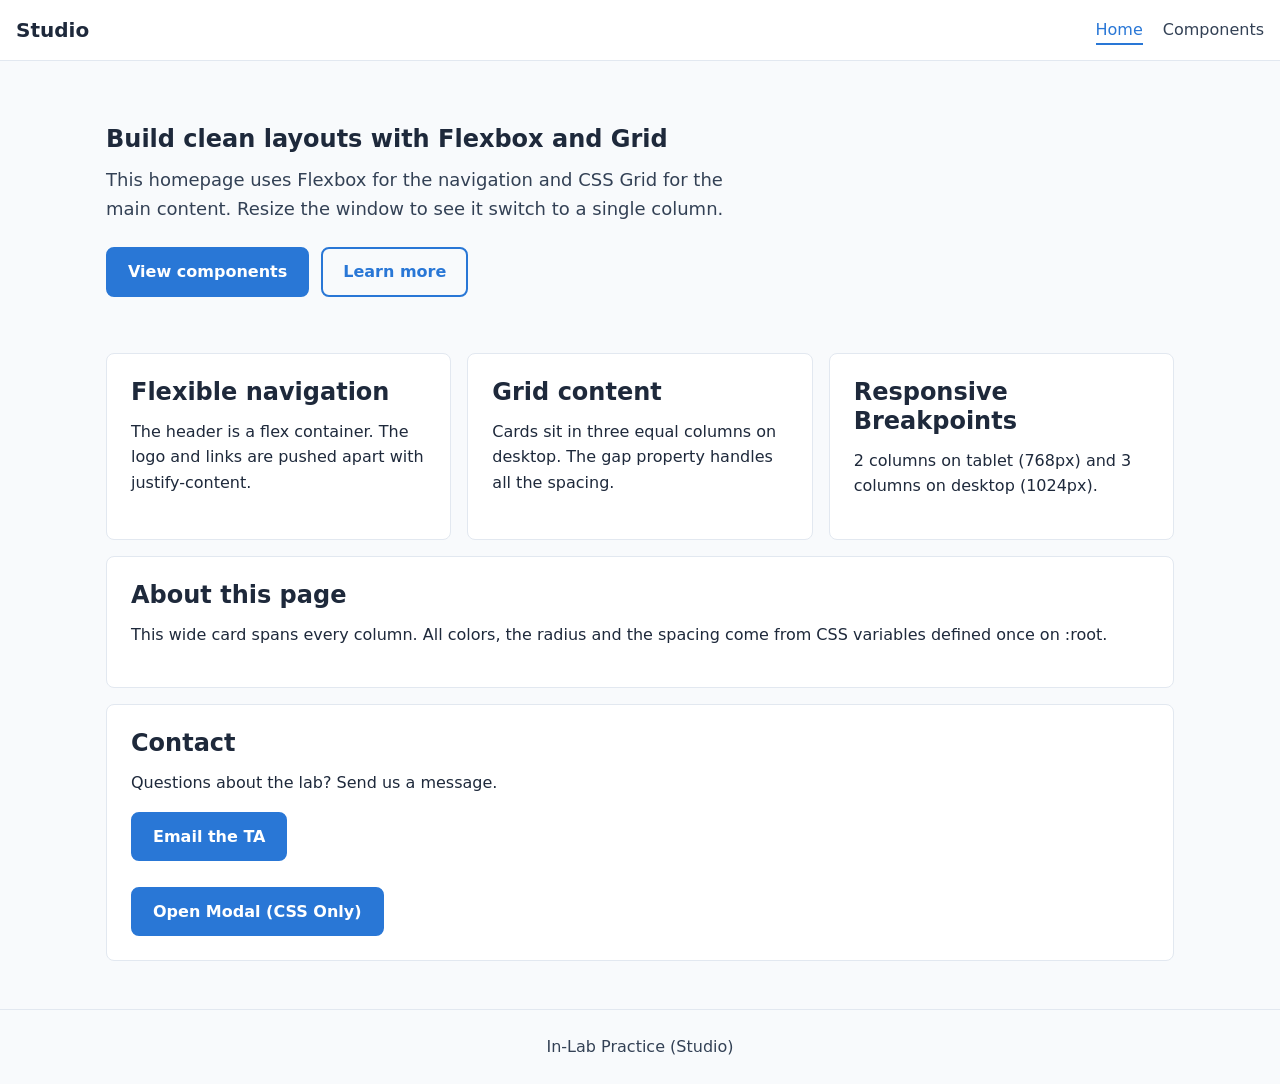
<file: index.html>
<!DOCTYPE html>
<html lang="en">
<head>
    <meta charset="UTF-8">
    <meta name="viewport" content="width=device-width, initial-scale=1">
    <title>Studio - Home</title>
    <link rel="stylesheet" href="css/Stylesheet.css">
</head>
<body>
    <header class="site-header">
      <a class="logo" href="index.html">Studio</a>
      <nav>
        <ul>
          <li><a class="active" href="index.html">Home</a></li>
          <li><a href="components.html">Components</a></li>
        </ul>
      </nav>
    </header>

    <div class="container">
      <section class="hero">
        <h1>Build clean layouts with Flexbox and Grid</h1>
        <p>This homepage uses Flexbox for the navigation and CSS Grid for the main content. Resize the window to see it switch to a single column.</p>
        <div class="actions">
          <a class="btn" href="components.html">View components</a>
          <a class="btn btn-outline" href="#about">Learn more</a>
        </div>
      </section>

      <main class="grid">
        <article class="card">
          <h2>Flexible navigation</h2>
          <p>The header is a flex container. The logo and links are pushed apart with justify-content.</p>
        </article>
        <article class="card">
          <h2>Grid content</h2>
          <p>Cards sit in three equal columns on desktop. The gap property handles all the spacing.</p>
        </article>
        <article class="card">
          <h2>Responsive Breakpoints</h2>
          <p>2 columns on tablet (768px) and 3 columns on desktop (1024px).</p>
        </article>
        <section class="card wide" id="about">
          <h2>About this page</h2>
          <p>This wide card spans every column. All colors, the radius and the spacing come from CSS variables defined once on :root.</p>
        </section>
        <section class="card wide" id="contact">
          <h2>Contact</h2>
          <p>Questions about the lab? Send us a message.</p>
          <a class="btn" href="mailto:ta@example.com">Email the TA</a>
          <br><br>
          <input type="checkbox" id="modal-toggle" class="modal-toggle">
          <label for="modal-toggle" class="btn">Open Modal (CSS Only)</label>
        </section>
      </main>
    </div>

    <!-- Modal Window -->
    <div class="modal">
      <div class="modal-content">
        <label for="modal-toggle" class="close-btn" aria-label="Close modal">&times;</label>
        <h3>Modal Window</h3>
        <p>This modal is built using CSS only (no JavaScript) with the checkbox hack.</p>
        <br>
        <label for="modal-toggle" class="btn">Close</label>
      </div>
    </div>

    <footer class="site-footer">
      <div class="container">In-Lab Practice (Studio)</div>
    </footer>
</body>
</html>
</file>
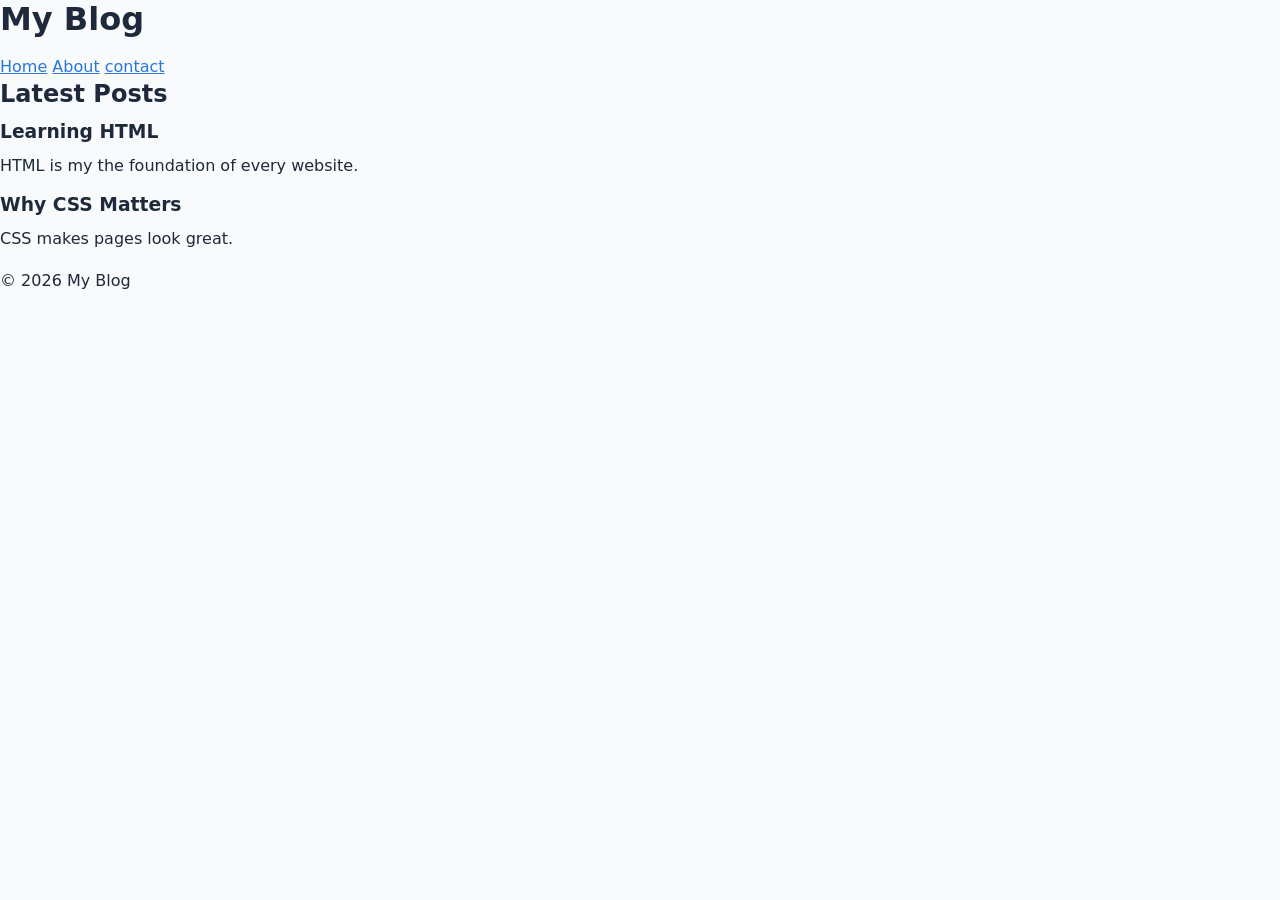
<file: about.html>
<!DOCTYPE html>
<html lang="en">
<head>
    <meta charset="UTF-8">
    <meta name="viewport" content="width=device-width, initial-scale=1.0">
    <title>First Habbda ever</title>
    <link rel="stylesheet" href="css/Stylesheet.css">
</head>
<body>
    <header>
        <h1>My Blog</h1>
        <nav>
            <a href="index.html">Home</a>
            <a href="about.html">About</a>
            <a href="contact.html">contact</a>
        </nav>
    </header>
    <main>
        <section>
            <h2>Latest Posts</h2>
            <article>
                <h3>Learning HTML</h3>
                <p>HTML is my the foundation of every website.</p>
            </article>

            <article>
                <h3>Why CSS Matters</h3>
                <p>CSS makes pages look great.</p>
            </article>

        </section>
    </main>
    <footer>
        <p>&copy; 2026 My Blog</p>
    </footer>
</body>
</html>
</file>
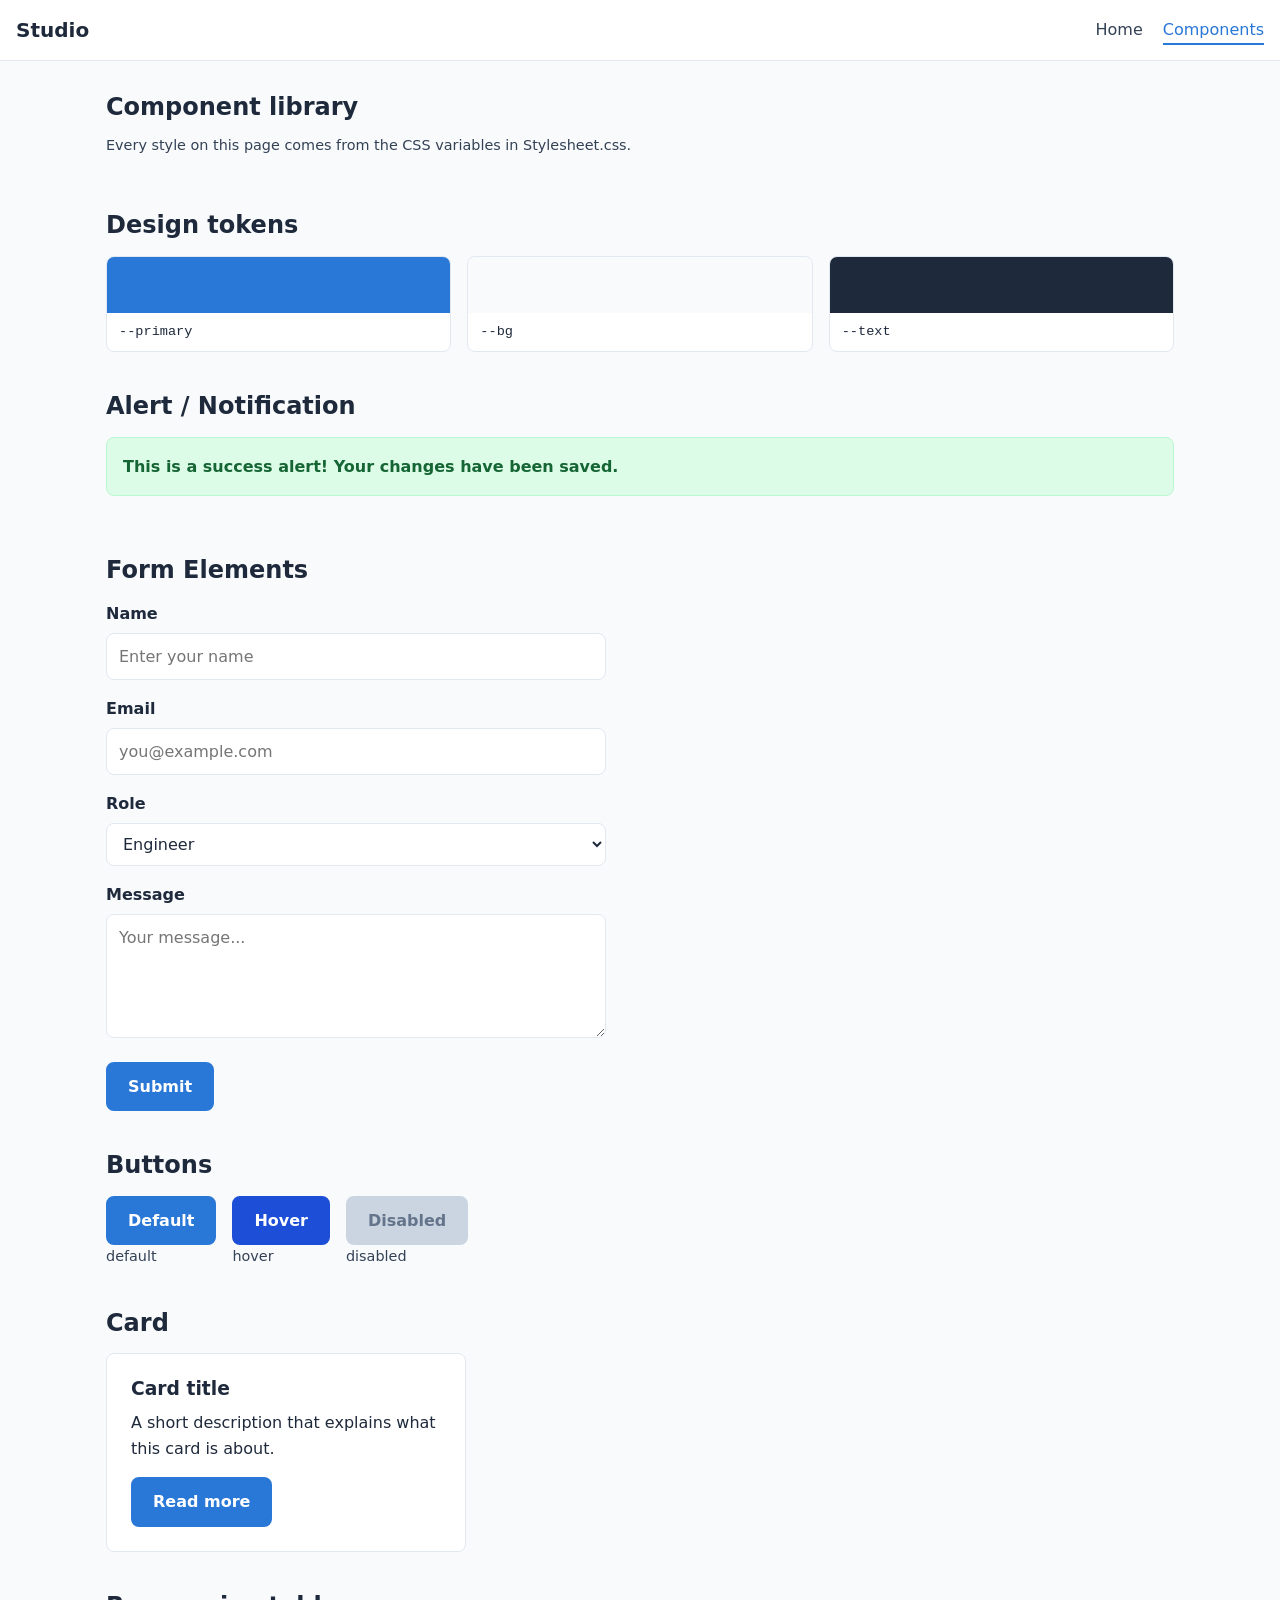
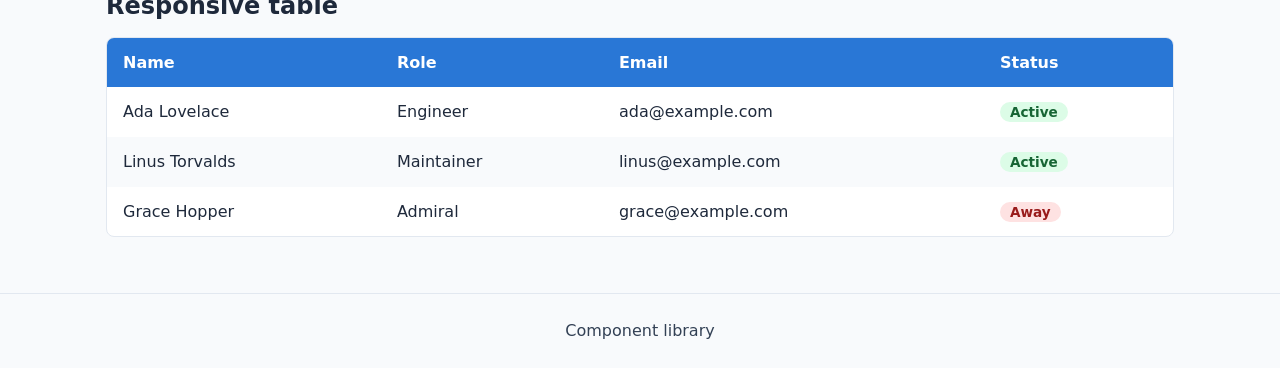
<file: components.html>
<!DOCTYPE html>
<html lang="en">
<head>
    <meta charset="UTF-8">
    <meta name="viewport" content="width=device-width, initial-scale=1">
    <title>Studio - Component library</title>
    <link rel="stylesheet" href="css/Stylesheet.css">
</head>
<body>
    <header class="site-header">
      <a class="logo" href="index.html">Studio</a>
      <nav>
        <ul>
          <li><a href="index.html">Home</a></li>
          <li><a class="active" href="components.html">Components</a></li>
        </ul>
      </nav>
    </header>

    <main class="container">
      <section class="section">
        <h1>Component library</h1>
        <p class="label">Every style on this page comes from the CSS variables in Stylesheet.css.</p>
      </section>

      <!-- Design tokens -->
      <section class="section">
        <h2>Design tokens</h2>
        <div class="swatches">
          <div class="swatch"><i style="background: var(--primary)"></i><code>--primary</code></div>
          <div class="swatch"><i style="background: var(--bg)"></i><code>--bg</code></div>
          <div class="swatch"><i style="background: var(--text)"></i><code>--text</code></div>
        </div>
      </section>

      <!-- Alert / Notification -->
      <section class="section">
        <h2>Alert / Notification</h2>
        <div class="alert">
          This is a success alert! Your changes have been saved.
        </div>
      </section>

      <!-- Form Elements -->
      <section class="section">
        <h2>Form Elements</h2>
        <form style="max-width: 500px;">
          <div class="form-group">
            <label for="name">Name</label>
            <input type="text" id="name" placeholder="Enter your name">
          </div>
          <div class="form-group">
            <label for="email">Email</label>
            <input type="email" id="email" placeholder="you@example.com">
          </div>
          <div class="form-group">
            <label for="role">Role</label>
            <select id="role">
              <option>Engineer</option>
              <option>Designer</option>
              <option>Manager</option>
            </select>
          </div>
          <div class="form-group">
            <label for="message">Message</label>
            <textarea id="message" rows="4" placeholder="Your message..."></textarea>
          </div>
          <button type="submit" class="btn">Submit</button>
        </form>
      </section>

      <!-- Buttons -->
      <section class="section">
        <h2>Buttons</h2>
        <div class="row">
          <div><button class="btn">Default</button><div class="label">default</div></div>
          <div><button class="btn is-hover">Hover</button><div class="label">hover</div></div>
          <div><button class="btn" disabled>Disabled</button><div class="label">disabled</div></div>
        </div>
      </section>

      <!-- Card -->
      <section class="section">
        <h2>Card</h2>
        <article class="card" style="max-width: 360px">
          <h3>Card title</h3>
          <p>A short description that explains what this card is about.</p>
          <a class="btn" href="#">Read more</a>
        </article>
      </section>

      <!-- Table -->
      <section class="section">
        <h2>Responsive table</h2>
        <div class="table-wrap">
          <table>
            <thead>
              <tr><th>Name</th><th>Role</th><th>Email</th><th>Status</th></tr>
            </thead>
            <tbody>
              <tr><td>Ada Lovelace</td><td>Engineer</td><td>ada@example.com</td><td><span class="badge">Active</span></td></tr>
              <tr><td>Linus Torvalds</td><td>Maintainer</td><td>linus@example.com</td><td><span class="badge">Active</span></td></tr>
              <tr><td>Grace Hopper</td><td>Admiral</td><td>grace@example.com</td><td><span class="badge off">Away</span></td></tr>
            </tbody>
          </table>
        </div>
      </section>
    </main>

    <footer class="site-footer">
      <div class="container">Component library</div>
    </footer>
</body>
</html>
</file>
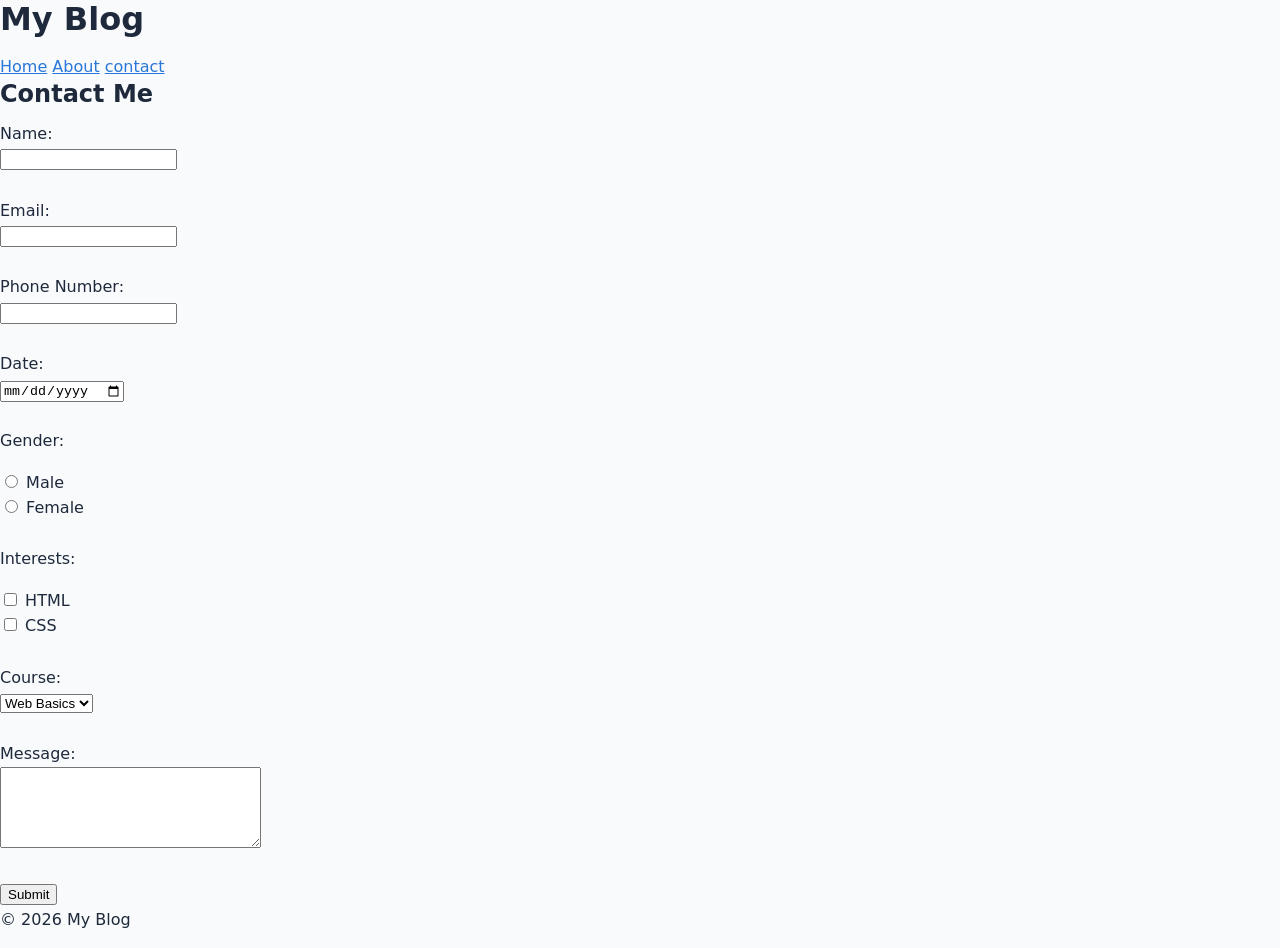
<file: contact.html>
<!DOCTYPE html>
<html lang="en">
<head>
    <meta charset="UTF-8">
    <meta name="viewport" content="width=device-width, initial-scale=1.0">
    <title>contact</title>
    <link rel="stylesheet" href="css/Stylesheet.css">
</head>
<body>
    <header>
        <h1>My Blog</h1>
        <nav>
            <a href="index.html">Home</a>
            <a href="about.html">About</a>
            <a href="contact.html">contact</a>
        </nav>
    </header>
    <main>
        <section>
            <h2>Contact Me</h2>
            <form action="#" method="post">
                <label for="name">Name:</label><br>
                <input type="text" id="name" name="name"><br><br>

                <label for="email">Email:</label><br>
                <input type="email" id="email" name="email"><br><br>

                <label for="phone">Phone Number:</label><br>
                <input type="number" id="phone" name="phone"><br><br>

                <label for="date">Date:</label><br>
                <input type="date" id="date" name="date"><br><br>

                <p>Gender:</p>
                <input type="radio" id="male" name="gender" value="male">
                <label for="male">Male</label><br>
                <input type="radio" id="female" name="gender" value="female">
                <label for="female">Female</label><br><br>

                <p>Interests:</p>
                <input type="checkbox" id="html" name="html" value="html">
                <label for="html">HTML</label><br>
                <input type="checkbox" id="css" name="css" value="css">
                <label for="css">CSS</label><br><br>

                <label for="course">Course:</label><br>
                <select id="course" name="course">
                    <option value="web">Web Basics</option>
                    <option value="db">DataBases</option>
                </select><br><br>

                <label for="message">Message:</label><br>
                <textarea id="message" name="message" rows="5" cols="30"></textarea><br><br>

                <button type="submit">Submit</button>
            </form>
        </section>
    </main>
    <footer>
        <p>&copy; 2026 My Blog</p>
    </footer>
</body>
</html>
</file>
<file: css/Stylesheet.css>
:root {
  --primary: #2977d6;
  --bg: #f8fafc;
  --text: #1e293b;
  --radius: 8px;
  --primary-dark: #1d4ed8;
  --surface: #ffffff;
  --border: #e2e8f0;
  --muted: #334155;
  --space: 16px;
}

* { box-sizing: border-box; }

body {
  margin: 0;
  font-family: system-ui, -apple-system, "Segoe UI", sans-serif;
  background: var(--bg);
  color: var(--text);
  line-height: 1.6;
}

h1, h2, h3 { line-height: 1.2; margin: 0 0 .5em; }
p { margin: 0 0 1em; }
a { color: var(--primary); }

.container { max-width: 1100px; margin: 0 auto; padding: 0 var(--space); }

/* Header */
.site-header {
  display: flex;
  justify-content: space-between;
  align-items: center;
  flex-wrap: wrap;
  gap: var(--space);
  padding: 14px var(--space);
  background: var(--surface);
  border-bottom: 1px solid var(--border);
}

.logo { font-weight: 700; font-size: 1.25rem; color: var(--text); text-decoration: none; }
.site-header ul { display: flex; gap: 20px; list-style: none; margin: 0; padding: 0; }
.site-header a:not(.logo) { text-decoration: none; color: var(--muted); padding: 4px 0; }
.site-header a:not(.logo):hover,
.site-header a.active { color: var(--primary); border-bottom: 2px solid var(--primary); }

/* Hero */
.hero { padding: 64px 0 40px; }
.hero p { max-width: 55ch; color: var(--muted); font-size: 1.125rem; }
.hero .actions { display: flex; gap: 12px; flex-wrap: wrap; margin-top: 24px; }

/* Buttons */
.btn {
  display: inline-block;
  padding: 10px 20px;
  font: inherit;
  font-weight: 600;
  color: #fff;
  background: var(--primary);
  border: 2px solid var(--primary);
  border-radius: var(--radius);
  text-decoration: none;
  cursor: pointer;
  transition: background .15s, border-color .15s;
}
.btn:hover:not(:disabled), .btn.is-hover {
  background: var(--primary-dark);
  border-color: var(--primary-dark);
}
.btn:focus-visible { outline: 3px solid #93b4f8; outline-offset: 2px; }
.btn:disabled {
  background: #cbd5e1;
  border-color: #cbd5e1;
  color: #64748b;
  cursor: not-allowed;
}
.btn-outline { background: transparent; color: var(--primary); }
.btn-outline:hover:not(:disabled) { background: var(--primary); color: #fff; }

/* Grid Layout (Responsive) */
.grid {
  display: grid;
  grid-template-columns: 1fr;
  gap: var(--space);
  margin-top: var(--space);
}
.grid .wide { grid-column: 1 / -1; }

@media (min-width: 768px) {
  .grid { grid-template-columns: repeat(2, 1fr); }
}
@media (min-width: 1024px) {
  .grid { grid-template-columns: repeat(3, 1fr); }
}

/* Cards */
.card {
  background: var(--surface);
  border: 1px solid var(--border);
  border-radius: var(--radius);
  padding: 24px;
}
.card h3 { margin-top: 0; }

/* Table */
.table-wrap {
  overflow-x: auto;
  border: 1px solid var(--border);
  border-radius: var(--radius);
  background: var(--surface);
}
table { width: 100%; min-width: 520px; border-collapse: collapse; }
th, td { padding: 12px 16px; text-align: left; }
th { background: var(--primary); color: #fff; white-space: nowrap; }
tbody tr:nth-child(even) { background: var(--bg); }
tbody tr:hover { background: #e0e9fd; }

/* Badges */
.badge { padding: 2px 10px; border-radius: 999px; font-size: .85rem; font-weight: 600; background: #dcfce7; color: #166534; }
.badge.off { background: #fee2e2; color: #991b1b; }

/* Helpers */
.section { padding: 32px 0 8px; }
.section > h2 { margin-bottom: 16px; }
.row { display: flex; flex-wrap: wrap; gap: 16px; align-items: center; }
.label { color: var(--muted); font-size: .9rem; }
.swatches { display: grid; grid-template-columns: repeat(auto-fit, minmax(140px, 1fr)); gap: 16px; }
.swatch { border: 1px solid var(--border); border-radius: var(--radius); overflow: hidden; background: var(--surface); }
.swatch i { display: block; height: 56px; }
.swatch code { display: block; padding: 8px 12px; font-size: .85rem; }

/* Form Elements */
.form-group { margin-bottom: 16px; }
.form-group label { display: block; margin-bottom: 6px; font-weight: 600; }
.form-group input[type="text"],
.form-group input[type="email"],
.form-group input[type="number"],
.form-group input[type="date"],
.form-group select,
.form-group textarea {
  width: 100%;
  padding: 10px 12px;
  border: 1px solid var(--border);
  border-radius: var(--radius);
  background: var(--surface);
  color: var(--text);
  font: inherit;
}
.form-group input:focus, .form-group select:focus, .form-group textarea:focus {
  outline: 2px solid var(--primary);
  outline-offset: 1px;
}

/* Alert */
.alert {
  padding: 16px;
  border-radius: var(--radius);
  margin-bottom: 20px;
  background: #dcfce7;
  color: #166534;
  border: 1px solid #bbf7d0;
  font-weight: 600;
}

/* Modal (CSS Only) */
.modal-toggle { display: none; }
.modal {
  display: none;
  position: fixed;
  top: 0; left: 0;
  width: 100%; height: 100%;
  background: rgba(0,0,0,0.5);
  justify-content: center;
  align-items: center;
  z-index: 1000;
}
.modal-content {
  background: var(--surface);
  padding: 24px;
  border-radius: var(--radius);
  width: 90%;
  max-width: 500px;
  position: relative;
  box-shadow: 0 10px 25px rgba(0,0,0,0.2);
}
.close-btn {
  position: absolute;
  top: 12px; right: 16px;
  font-size: 24px;
  cursor: pointer;
  color: var(--muted);
  font-weight: bold;
}
.modal-toggle:checked ~ .modal { display: flex; }

/* Footer */
.site-footer { padding: 24px 0; text-align: center; color: var(--muted); border-top: 1px solid var(--border); margin-top: 48px; }

/* Dark Mode */
@media (prefers-color-scheme: dark) {
  :root {
    --bg: #0f172a;
    --text: #f1f5f9;
    --surface: #1e293b;
    --border: #334155;
    --muted: #94a3b8;
    --primary: #3b82f6;
    --primary-dark: #2563eb;
  }
  tbody tr:nth-child(even) { background: #1e293b; }
  tbody tr:hover { background: #334155; }
  .badge { background: #064e3b; color: #6ee7b7; }
  .badge.off { background: #450a0a; color: #fca5a5; }
  .alert { background: #064e3b; color: #6ee7b7; border-color: #047857; }
  .btn:disabled { background: #334155; border-color: #334155; color: #64748b; }
}
</file>
